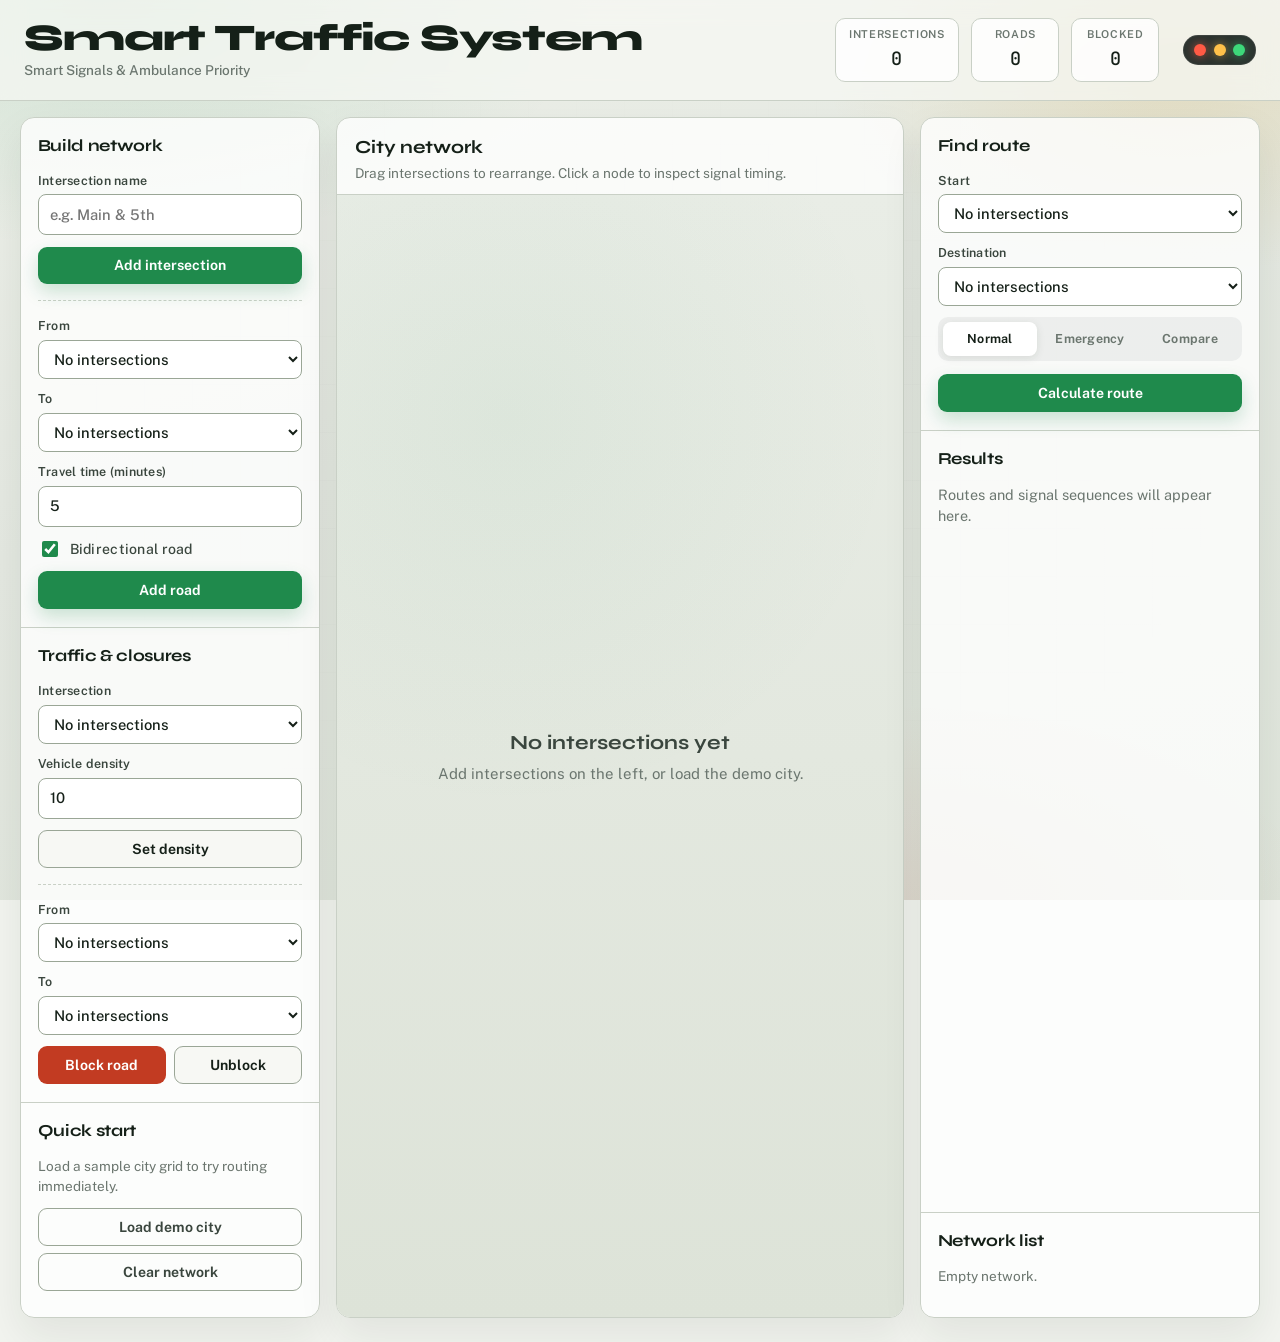
<file: index.html>
<!DOCTYPE html>
<html lang="en">

<head>
  <meta charset="UTF-8" />
  <meta name="viewport" content="width=device-width, initial-scale=1.0" />
  <title>Traffic System — Signal &amp; Ambulance Priority</title>
  <link rel="preconnect" href="https://fonts.googleapis.com" />
  <link rel="preconnect" href="https://fonts.gstatic.com" crossorigin />
  <link
    href="https://fonts.googleapis.com/css2?family=Syne:wght@600;700;800&family=Public+Sans:ital,wght@0,400;0,500;0,600;0,700;1,400&family=JetBrains+Mono:wght@400;500&display=swap"
    rel="stylesheet" />
  <link rel="stylesheet" href="styles.css" />
</head>

<body>
  <div class="atmosphere" aria-hidden="true"></div>

  <header class="topbar">
    <div class="brand-block">
      <p class="brand">Smart Traffic System</p>
      <p class="brand-sub">Smart Signals &amp; Ambulance Priority</p>
    </div>
    <div class="top-stats" aria-live="polite">
      <div class="stat">
        <span class="stat-label">Intersections</span>
        <span class="stat-value" id="stat-vertices">0</span>
      </div>
      <div class="stat">
        <span class="stat-label">Roads</span>
        <span class="stat-value" id="stat-edges">0</span>
      </div>
      <div class="stat">
        <span class="stat-label">Blocked</span>
        <span class="stat-value" id="stat-blocked">0</span>
      </div>
    </div>
    <div class="signal-legend" aria-hidden="true">
      <span class="lamp red"></span>
      <span class="lamp amber"></span>
      <span class="lamp green"></span>
    </div>
  </header>

  <main class="workspace">
    <aside class="panel panel-controls">
      <section class="section">
        <h2>Build network</h2>
        <form id="form-intersection" class="stack">
          <label>
            Intersection name
            <input type="text" id="input-name" maxlength="63" placeholder="e.g. Main &amp; 5th" required
              autocomplete="off" />
          </label>
          <button type="submit" class="btn btn-primary">Add intersection</button>
        </form>

        <form id="form-road" class="stack">
          <label>
            From
            <select id="road-from" required></select>
          </label>
          <label>
            To
            <select id="road-to" required></select>
          </label>
          <label>
            Travel time (minutes)
            <input type="number" id="road-weight" min="0.01" step="any" value="5" required />
          </label>
          <label class="check">
            <input type="checkbox" id="road-bidir" checked />
            Bidirectional road
          </label>
          <button type="submit" class="btn btn-primary">Add road</button>
        </form>
      </section>

      <section class="section">
        <h2>Traffic &amp; closures</h2>
        <form id="form-density" class="stack">
          <label>
            Intersection
            <select id="density-node" required></select>
          </label>
          <label>
            Vehicle density
            <input type="number" id="density-value" min="0" step="1" value="10" required />
          </label>
          <button type="submit" class="btn btn-secondary">Set density</button>
        </form>

        <form id="form-block" class="stack">
          <label>
            From
            <select id="block-from" required></select>
          </label>
          <label>
            To
            <select id="block-to" required></select>
          </label>
          <div class="btn-row">
            <button type="submit" name="action" value="block" class="btn btn-danger">Block road</button>
            <button type="submit" name="action" value="unblock" class="btn btn-secondary">Unblock</button>
          </div>
        </form>
      </section>

      <section class="section section-demo">
        <h2>Quick start</h2>
        <p class="hint">Load a sample city grid to try routing immediately.</p>
        <button type="button" id="btn-demo" class="btn btn-ghost">Load demo city</button>
        <button type="button" id="btn-clear" class="btn btn-ghost">Clear network</button>
      </section>
    </aside>

    <section class="panel panel-map" aria-label="Road network map">
      <div class="map-header">
        <h2>City network</h2>
        <p class="hint">Drag intersections to rearrange. Click a node to inspect signal timing.</p>
      </div>
      <div class="map-stage" id="map-stage">
        <svg id="network-svg" xmlns="http://www.w3.org/2000/svg" role="img" aria-label="Interactive road network">
          <defs>
            <marker id="arrow" viewBox="0 0 10 10" refX="9" refY="5" markerWidth="6" markerHeight="6"
              orient="auto-start-reverse">
              <path d="M 0 1 L 8 5 L 0 9 z" fill="currentColor" />
            </marker>
            <marker id="arrow-blocked" viewBox="0 0 10 10" refX="9" refY="5" markerWidth="6" markerHeight="6"
              orient="auto-start-reverse">
              <path d="M 0 1 L 8 5 L 0 9 z" fill="#e5222e" />
            </marker>
            <filter id="glow-route">
              <feGaussianBlur stdDeviation="2.5" result="blur" />
              <feMerge>
                <feMergeNode in="blur" />
                <feMergeNode in="SourceGraphic" />
              </feMerge>
            </filter>
          </defs>
          <g id="edges-layer"></g>
          <g id="route-layer"></g>
          <g id="nodes-layer"></g>
        </svg>
        <div class="map-empty" id="map-empty">
          <p>No intersections yet</p>
          <span>Add intersections on the left, or load the demo city.</span>
        </div>
      </div>
      <div class="inspector" id="inspector" hidden>
        <p class="inspector-title" id="inspector-name">—</p>
        <dl class="inspector-meta">
          <div>
            <dt>ID</dt>
            <dd id="inspector-id">—</dd>
          </div>
          <div>
            <dt>Density</dt>
            <dd id="inspector-density">—</dd>
          </div>
          <div>
            <dt>Green light</dt>
            <dd id="inspector-green">—</dd>
          </div>
        </dl>
      </div>
    </section>

    <aside class="panel panel-routes">
      <section class="section">
        <h2>Find route</h2>
        <form id="form-route" class="stack">
          <label>
            Start
            <select id="route-from" required></select>
          </label>
          <label>
            Destination
            <select id="route-to" required></select>
          </label>
          <div class="mode-toggle" role="group" aria-label="Route mode">
            <label class="mode-option">
              <input type="radio" name="route-mode" value="normal" checked />
              <span>Normal</span>
            </label>
            <label class="mode-option">
              <input type="radio" name="route-mode" value="emergency" />
              <span>Emergency</span>
            </label>
            <label class="mode-option">
              <input type="radio" name="route-mode" value="compare" />
              <span>Compare</span>
            </label>
          </div>
          <button type="submit" class="btn btn-primary btn-route">Calculate route</button>
        </form>
      </section>

      <section class="section section-results">
        <h2>Results</h2>
        <div id="results" class="results">
          <p class="results-placeholder">Routes and signal sequences will appear here.</p>
        </div>
      </section>

      <section class="section">
        <h2>Network list</h2>
        <div id="network-list" class="network-list">
          <p class="hint">Empty network.</p>
        </div>
      </section>
    </aside>
  </main>

  <div id="toast" class="toast" role="status" aria-live="polite" hidden></div>

  <script src="app.js"></script>
</body>

</html>
</file>
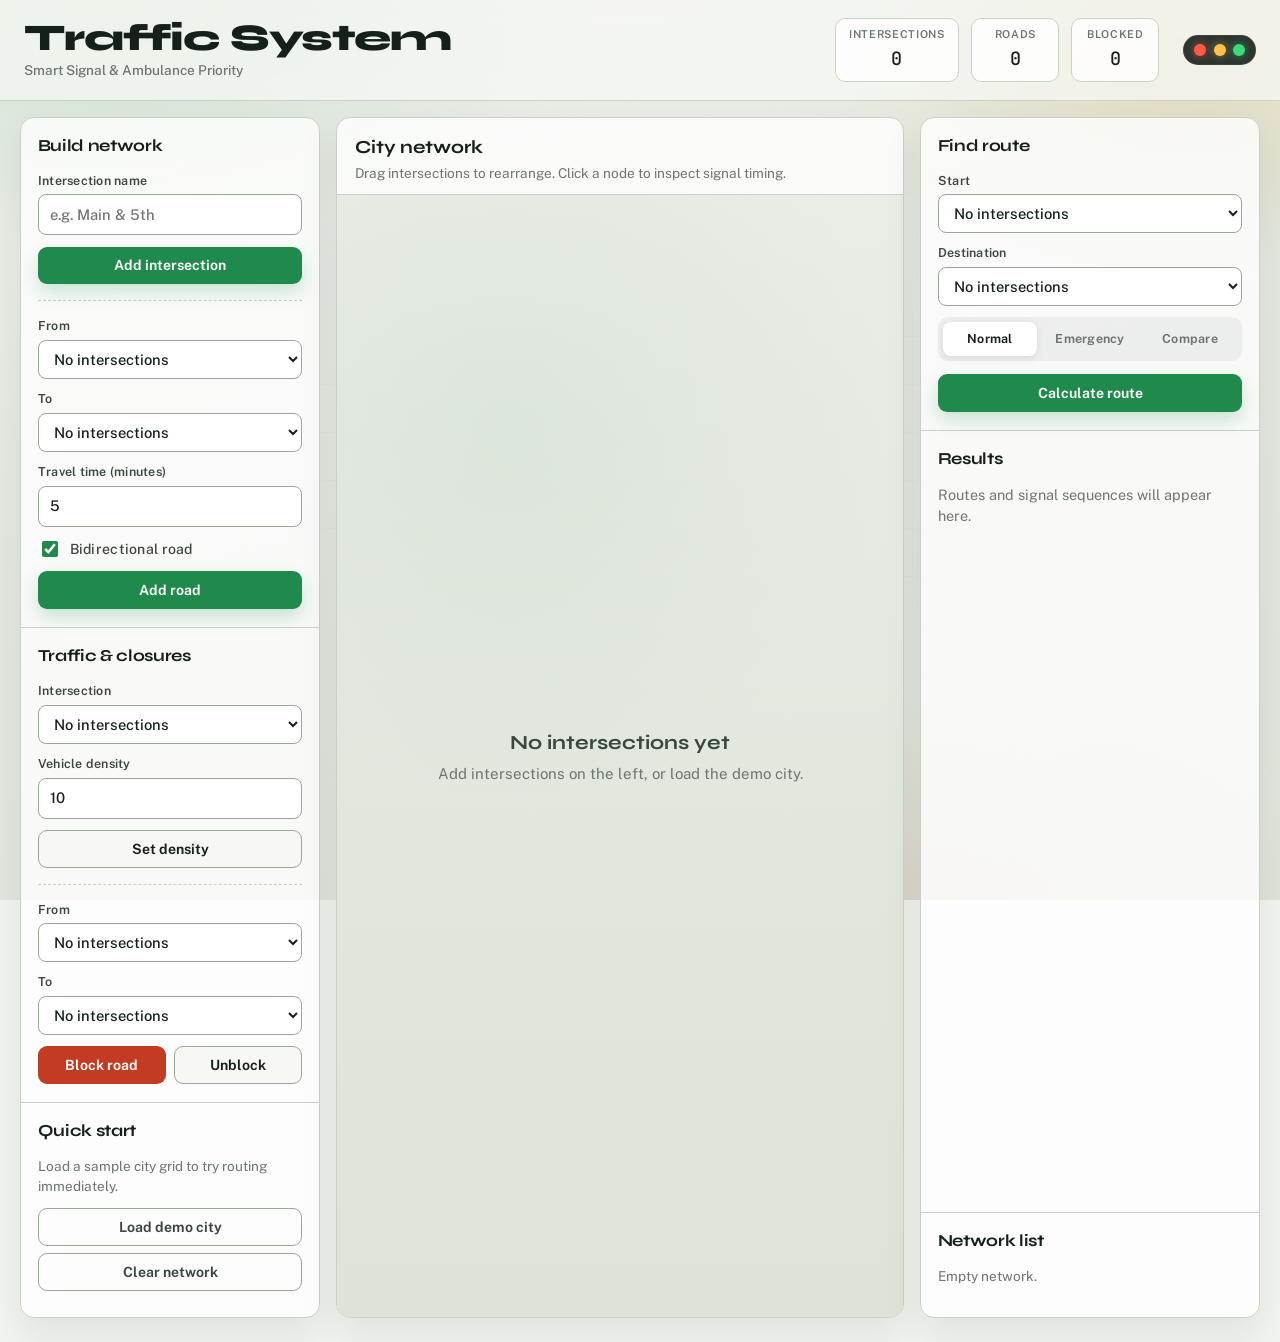
<file: ui/index.html>
<!DOCTYPE html>
<html lang="en">

<head>
  <meta charset="UTF-8" />
  <meta name="viewport" content="width=device-width, initial-scale=1.0" />
  <title>Traffic System — Signal &amp; Ambulance Priority</title>
  <link rel="preconnect" href="https://fonts.googleapis.com" />
  <link rel="preconnect" href="https://fonts.gstatic.com" crossorigin />
  <link
    href="https://fonts.googleapis.com/css2?family=Syne:wght@600;700;800&family=Public+Sans:ital,wght@0,400;0,500;0,600;0,700;1,400&family=JetBrains+Mono:wght@400;500&display=swap"
    rel="stylesheet" />
  <link rel="stylesheet" href="styles.css" />
</head>

<body>
  <div class="atmosphere" aria-hidden="true"></div>

  <header class="topbar">
    <div class="brand-block">
      <p class="brand">Traffic System</p>
      <p class="brand-sub">Smart Signal &amp; Ambulance Priority</p>
    </div>
    <div class="top-stats" aria-live="polite">
      <div class="stat">
        <span class="stat-label">Intersections</span>
        <span class="stat-value" id="stat-vertices">0</span>
      </div>
      <div class="stat">
        <span class="stat-label">Roads</span>
        <span class="stat-value" id="stat-edges">0</span>
      </div>
      <div class="stat">
        <span class="stat-label">Blocked</span>
        <span class="stat-value" id="stat-blocked">0</span>
      </div>
    </div>
    <div class="signal-legend" aria-hidden="true">
      <span class="lamp red"></span>
      <span class="lamp amber"></span>
      <span class="lamp green"></span>
    </div>
  </header>

  <main class="workspace">
    <aside class="panel panel-controls">
      <section class="section">
        <h2>Build network</h2>
        <form id="form-intersection" class="stack">
          <label>
            Intersection name
            <input type="text" id="input-name" maxlength="63" placeholder="e.g. Main &amp; 5th" required
              autocomplete="off" />
          </label>
          <button type="submit" class="btn btn-primary">Add intersection</button>
        </form>

        <form id="form-road" class="stack">
          <label>
            From
            <select id="road-from" required></select>
          </label>
          <label>
            To
            <select id="road-to" required></select>
          </label>
          <label>
            Travel time (minutes)
            <input type="number" id="road-weight" min="0.01" step="any" value="5" required />
          </label>
          <label class="check">
            <input type="checkbox" id="road-bidir" checked />
            Bidirectional road
          </label>
          <button type="submit" class="btn btn-primary">Add road</button>
        </form>
      </section>

      <section class="section">
        <h2>Traffic &amp; closures</h2>
        <form id="form-density" class="stack">
          <label>
            Intersection
            <select id="density-node" required></select>
          </label>
          <label>
            Vehicle density
            <input type="number" id="density-value" min="0" step="1" value="10" required />
          </label>
          <button type="submit" class="btn btn-secondary">Set density</button>
        </form>

        <form id="form-block" class="stack">
          <label>
            From
            <select id="block-from" required></select>
          </label>
          <label>
            To
            <select id="block-to" required></select>
          </label>
          <div class="btn-row">
            <button type="submit" name="action" value="block" class="btn btn-danger">Block road</button>
            <button type="submit" name="action" value="unblock" class="btn btn-secondary">Unblock</button>
          </div>
        </form>
      </section>

      <section class="section section-demo">
        <h2>Quick start</h2>
        <p class="hint">Load a sample city grid to try routing immediately.</p>
        <button type="button" id="btn-demo" class="btn btn-ghost">Load demo city</button>
        <button type="button" id="btn-clear" class="btn btn-ghost">Clear network</button>
      </section>
    </aside>

    <section class="panel panel-map" aria-label="Road network map">
      <div class="map-header">
        <h2>City network</h2>
        <p class="hint">Drag intersections to rearrange. Click a node to inspect signal timing.</p>
      </div>
      <div class="map-stage" id="map-stage">
        <svg id="network-svg" xmlns="http://www.w3.org/2000/svg" role="img" aria-label="Interactive road network">
          <defs>
            <marker id="arrow" viewBox="0 0 10 10" refX="9" refY="5" markerWidth="6" markerHeight="6"
              orient="auto-start-reverse">
              <path d="M 0 1 L 8 5 L 0 9 z" fill="currentColor" />
            </marker>
            <filter id="glow-route">
              <feGaussianBlur stdDeviation="2.5" result="blur" />
              <feMerge>
                <feMergeNode in="blur" />
                <feMergeNode in="SourceGraphic" />
              </feMerge>
            </filter>
          </defs>
          <g id="edges-layer"></g>
          <g id="route-layer"></g>
          <g id="nodes-layer"></g>
        </svg>
        <div class="map-empty" id="map-empty">
          <p>No intersections yet</p>
          <span>Add intersections on the left, or load the demo city.</span>
        </div>
      </div>
      <div class="inspector" id="inspector" hidden>
        <p class="inspector-title" id="inspector-name">—</p>
        <dl class="inspector-meta">
          <div>
            <dt>ID</dt>
            <dd id="inspector-id">—</dd>
          </div>
          <div>
            <dt>Density</dt>
            <dd id="inspector-density">—</dd>
          </div>
          <div>
            <dt>Green light</dt>
            <dd id="inspector-green">—</dd>
          </div>
        </dl>
      </div>
    </section>

    <aside class="panel panel-routes">
      <section class="section">
        <h2>Find route</h2>
        <form id="form-route" class="stack">
          <label>
            Start
            <select id="route-from" required></select>
          </label>
          <label>
            Destination
            <select id="route-to" required></select>
          </label>
          <div class="mode-toggle" role="group" aria-label="Route mode">
            <label class="mode-option">
              <input type="radio" name="route-mode" value="normal" checked />
              <span>Normal</span>
            </label>
            <label class="mode-option">
              <input type="radio" name="route-mode" value="emergency" />
              <span>Emergency</span>
            </label>
            <label class="mode-option">
              <input type="radio" name="route-mode" value="compare" />
              <span>Compare</span>
            </label>
          </div>
          <button type="submit" class="btn btn-primary btn-route">Calculate route</button>
        </form>
      </section>

      <section class="section section-results">
        <h2>Results</h2>
        <div id="results" class="results">
          <p class="results-placeholder">Routes and signal sequences will appear here.</p>
        </div>
      </section>

      <section class="section">
        <h2>Network list</h2>
        <div id="network-list" class="network-list">
          <p class="hint">Empty network.</p>
        </div>
      </section>
    </aside>
  </main>

  <div id="toast" class="toast" role="status" aria-live="polite" hidden></div>

  <script src="app.js"></script>
</body>

</html>
</file>
<file: styles.css>
/* ==========================================================================
   Traffic System UI — municipal ops aesthetic
   Signal green / amber / asphalt — not purple, not cream-serif
   ========================================================================== */

:root {
  --ink: #152018;
  --ink-soft: #3a463e;
  --muted: #6b766f;
  --paper: #f2f4ef;
  --panel: rgba(255, 255, 255, 0.78);
  --panel-solid: #f7f8f4;
  --line: #c9d0c6;
  --line-strong: #9aa696;
  --asphalt: #2c3430;
  --road: #4a5550;
  --go: #1f8a4c;
  --go-soft: #d8f0e2;
  --stop: #c23b22;
  --stop-soft: #f8e0db;
  --caution: #c99212;
  --caution-soft: #f7edd4;
  --emergency: #d9480f;
  --emergency-soft: #ffe8dc;
  --shadow: 0 18px 40px rgba(21, 32, 24, 0.08);
  --radius: 14px;
  --font-display: "Syne", system-ui, sans-serif;
  --font-body: "Public Sans", system-ui, sans-serif;
  --font-mono: "JetBrains Mono", ui-monospace, monospace;
  --ease: cubic-bezier(0.22, 1, 0.36, 1);
}

*,
*::before,
*::after {
  box-sizing: border-box;
}

html {
  height: 100%;
}

body {
  margin: 0;
  min-height: 100%;
  color: var(--ink);
  font-family: var(--font-body);
  font-size: 15px;
  line-height: 1.45;
  background: var(--paper);
  overflow-x: hidden;
}

.atmosphere {
  position: fixed;
  inset: 0;
  z-index: -1;
  background:
    radial-gradient(ellipse 70% 50% at 8% 0%, rgba(31, 138, 76, 0.14), transparent 55%),
    radial-gradient(ellipse 55% 45% at 92% 8%, rgba(201, 146, 18, 0.16), transparent 50%),
    radial-gradient(ellipse 60% 40% at 70% 100%, rgba(194, 59, 34, 0.08), transparent 55%),
    linear-gradient(165deg, #eef1ea 0%, #e4e8e1 45%, #dfe5db 100%);
  pointer-events: none;
}

.atmosphere::after {
  content: "";
  position: absolute;
  inset: 0;
  opacity: 0.35;
  background-image:
    linear-gradient(rgba(44, 52, 48, 0.04) 1px, transparent 1px),
    linear-gradient(90deg, rgba(44, 52, 48, 0.04) 1px, transparent 1px);
  background-size: 48px 48px;
  mask-image: radial-gradient(ellipse at center, black 30%, transparent 75%);
}

/* ---- Top bar ---- */

.topbar {
  display: grid;
  grid-template-columns: 1fr auto auto;
  align-items: center;
  gap: 1.5rem;
  padding: 1.1rem 1.5rem;
  border-bottom: 1px solid var(--line);
  background: rgba(247, 248, 244, 0.72);
  backdrop-filter: blur(12px);
  animation: drop-in 0.7s var(--ease) both;
}

.brand {
  margin: 0;
  font-family: var(--font-display);
  font-weight: 800;
  font-size: clamp(1.75rem, 3vw, 2.35rem);
  letter-spacing: -0.03em;
  line-height: 1;
  color: var(--ink);
}

.brand-sub {
  margin: 0.25rem 0 0;
  color: var(--muted);
  font-size: 0.85rem;
  font-weight: 500;
}

.top-stats {
  display: flex;
  gap: 0.75rem;
}

.stat {
  min-width: 5.5rem;
  padding: 0.55rem 0.85rem;
  border: 1px solid var(--line);
  border-radius: 10px;
  background: var(--panel);
  text-align: center;
}

.stat-label {
  display: block;
  font-size: 0.68rem;
  font-weight: 600;
  letter-spacing: 0.06em;
  text-transform: uppercase;
  color: var(--muted);
}

.stat-value {
  display: block;
  margin-top: 0.15rem;
  font-family: var(--font-mono);
  font-size: 1.15rem;
  font-weight: 500;
  color: var(--ink);
}

.signal-legend {
  display: flex;
  gap: 0.45rem;
  padding: 0.55rem 0.7rem;
  border-radius: 999px;
  background: var(--asphalt);
  box-shadow: inset 0 0 0 1px rgba(255, 255, 255, 0.08);
}

.lamp {
  width: 12px;
  height: 12px;
  border-radius: 50%;
  animation: pulse-lamp 2.4s ease-in-out infinite;
}

.lamp.red {
  background: #ff5a45;
  box-shadow: 0 0 10px rgba(255, 90, 69, 0.65);
  animation-delay: 0s;
}

.lamp.amber {
  background: #ffc14a;
  box-shadow: 0 0 10px rgba(255, 193, 74, 0.55);
  animation-delay: 0.35s;
}

.lamp.green {
  background: #3dd87a;
  box-shadow: 0 0 10px rgba(61, 216, 122, 0.55);
  animation-delay: 0.7s;
}

@keyframes pulse-lamp {
  0%, 100% { opacity: 0.45; transform: scale(0.92); }
  50% { opacity: 1; transform: scale(1); }
}

@keyframes drop-in {
  from { opacity: 0; transform: translateY(-12px); }
  to { opacity: 1; transform: translateY(0); }
}

@keyframes rise-in {
  from { opacity: 0; transform: translateY(16px); }
  to { opacity: 1; transform: translateY(0); }
}

@keyframes flash-toast {
  from { opacity: 0; transform: translateY(12px) scale(0.98); }
  to { opacity: 1; transform: translateY(0) scale(1); }
}

/* ---- Workspace ---- */

.workspace {
  display: grid;
  grid-template-columns: minmax(260px, 300px) 1fr minmax(280px, 340px);
  gap: 1rem;
  padding: 1rem 1.25rem 1.5rem;
  min-height: calc(100vh - 88px);
  animation: rise-in 0.75s var(--ease) 0.08s both;
}

.panel {
  display: flex;
  flex-direction: column;
  gap: 0;
  min-height: 0;
  border: 1px solid var(--line);
  border-radius: var(--radius);
  background: var(--panel);
  backdrop-filter: blur(10px);
  box-shadow: var(--shadow);
  overflow: hidden;
}

.panel-controls,
.panel-routes {
  overflow-y: auto;
}

.panel-map {
  position: relative;
  min-height: 520px;
}

.section {
  padding: 1rem 1.05rem 1.15rem;
  border-bottom: 1px solid var(--line);
}

.section:last-child {
  border-bottom: none;
}

.section h2 {
  margin: 0 0 0.85rem;
  font-family: var(--font-display);
  font-size: 1.05rem;
  font-weight: 700;
  letter-spacing: -0.02em;
}

.stack {
  display: flex;
  flex-direction: column;
  gap: 0.7rem;
}

.stack + .stack {
  margin-top: 1rem;
  padding-top: 1rem;
  border-top: 1px dashed var(--line);
}

label {
  display: flex;
  flex-direction: column;
  gap: 0.3rem;
  font-size: 0.78rem;
  font-weight: 600;
  letter-spacing: 0.02em;
  color: var(--ink-soft);
}

input[type="text"],
input[type="number"],
select {
  width: 100%;
  padding: 0.55rem 0.7rem;
  border: 1px solid var(--line-strong);
  border-radius: 8px;
  background: #fff;
  color: var(--ink);
  font: inherit;
  font-size: 0.92rem;
  font-weight: 500;
  transition: border-color 0.2s ease, box-shadow 0.2s ease;
}

input:focus,
select:focus {
  outline: none;
  border-color: var(--go);
  box-shadow: 0 0 0 3px rgba(31, 138, 76, 0.18);
}

.check {
  flex-direction: row;
  align-items: center;
  gap: 0.55rem;
  font-size: 0.88rem;
  font-weight: 500;
  cursor: pointer;
}

.check input {
  width: 1rem;
  height: 1rem;
  accent-color: var(--go);
}

.hint {
  margin: 0 0 0.75rem;
  color: var(--muted);
  font-size: 0.85rem;
  font-weight: 400;
}

.btn-row {
  display: grid;
  grid-template-columns: 1fr 1fr;
  gap: 0.5rem;
}

.btn {
  appearance: none;
  border: 1px solid transparent;
  border-radius: 9px;
  padding: 0.62rem 0.9rem;
  font-family: var(--font-body);
  font-size: 0.88rem;
  font-weight: 650;
  cursor: pointer;
  transition: transform 0.15s ease, background 0.2s ease, border-color 0.2s ease, box-shadow 0.2s ease;
}

.btn:hover {
  transform: translateY(-1px);
}

.btn:active {
  transform: translateY(0);
}

.btn-primary {
  background: var(--go);
  color: #fff;
  box-shadow: 0 8px 18px rgba(31, 138, 76, 0.22);
}

.btn-primary:hover {
  background: #187740;
}

.btn-secondary {
  background: var(--panel-solid);
  border-color: var(--line-strong);
  color: var(--ink);
}

.btn-secondary:hover {
  background: #eef1ea;
}

.btn-danger {
  background: var(--stop);
  color: #fff;
}

.btn-danger:hover {
  background: #a8321d;
}

.btn-ghost {
  width: 100%;
  margin-bottom: 0.45rem;
  background: transparent;
  border-color: var(--line-strong);
  color: var(--ink-soft);
}

.btn-ghost:hover {
  background: rgba(255, 255, 255, 0.7);
  color: var(--ink);
}

.btn-route {
  margin-top: 0.15rem;
}

/* Mode toggle */

.mode-toggle {
  display: grid;
  grid-template-columns: repeat(3, 1fr);
  gap: 0.35rem;
  padding: 0.3rem;
  border-radius: 10px;
  background: rgba(44, 52, 48, 0.06);
}

.mode-option {
  position: relative;
  margin: 0;
  cursor: pointer;
}

.mode-option input {
  position: absolute;
  opacity: 0;
  pointer-events: none;
}

.mode-option span {
  display: block;
  padding: 0.5rem 0.2rem;
  border-radius: 8px;
  text-align: center;
  font-size: 0.78rem;
  font-weight: 650;
  color: var(--muted);
  transition: background 0.2s ease, color 0.2s ease, box-shadow 0.2s ease;
}

.mode-option input:checked + span {
  background: #fff;
  color: var(--ink);
  box-shadow: 0 2px 8px rgba(21, 32, 24, 0.1);
}

.mode-option:nth-child(2) input:checked + span {
  color: var(--emergency);
}

/* ---- Map ---- */

.map-header {
  padding: 1rem 1.15rem 0.65rem;
  border-bottom: 1px solid var(--line);
}

.map-header h2 {
  margin: 0 0 0.25rem;
  font-family: var(--font-display);
  font-size: 1.15rem;
  font-weight: 700;
}

.map-header .hint {
  margin: 0;
}

.map-stage {
  position: relative;
  flex: 1;
  min-height: 420px;
  background:
    radial-gradient(circle at 30% 20%, rgba(31, 138, 76, 0.05), transparent 40%),
    linear-gradient(180deg, #e9ede6 0%, #dde3d8 100%);
  overflow: hidden;
}

#network-svg {
  width: 100%;
  height: 100%;
  min-height: 420px;
  display: block;
  touch-action: none;
}

.map-empty {
  position: absolute;
  inset: 0;
  display: grid;
  place-content: center;
  text-align: center;
  pointer-events: none;
  color: var(--muted);
  transition: opacity 0.3s ease;
}

.map-empty p {
  margin: 0 0 0.35rem;
  font-family: var(--font-display);
  font-size: 1.25rem;
  font-weight: 700;
  color: var(--ink-soft);
}

.map-empty[hidden],
.map-stage.has-nodes .map-empty {
  opacity: 0;
  visibility: hidden;
}

.edge-line {
  fill: none;
  stroke: var(--road);
  stroke-width: 2.5;
  stroke-linecap: round;
  color: var(--road);
  transition: stroke 0.25s ease, opacity 0.25s ease;
}

.edge-line.blocked {
  stroke: #e5222e;
  stroke-width: 3.5;
  stroke-dasharray: 8 6;
  opacity: 1;
  animation: blocked-pulse 1.8s ease-in-out infinite;
  color: #e5222e;
}

@keyframes blocked-pulse {
  0%, 100% { opacity: 1; stroke-width: 3.5; }
  50%       { opacity: 0.55; stroke-width: 2.5; }
}

.edge-weight {
  font-family: var(--font-mono);
  font-size: 10px;
  fill: var(--muted);
  paint-order: stroke;
  stroke: #e9ede6;
  stroke-width: 3px;
}

.route-path {
  fill: none;
  stroke-width: 5;
  stroke-linecap: round;
  stroke-linejoin: round;
  filter: url(#glow-route);
  animation: draw-route 0.9s var(--ease) both;
}

.route-path.normal {
  stroke: var(--go);
}

.route-path.emergency {
  stroke: var(--emergency);
}

@keyframes draw-route {
  from { stroke-dashoffset: 400; opacity: 0.2; }
  to { stroke-dashoffset: 0; opacity: 1; }
}

.node {
  cursor: grab;
  transition: transform 0.15s ease;
}

.node:active {
  cursor: grabbing;
}

.node-ring {
  fill: #fff;
  stroke: var(--asphalt);
  stroke-width: 2.5;
  transition: stroke 0.2s ease, fill 0.2s ease;
}

.node.selected .node-ring,
.node:hover .node-ring {
  stroke: var(--go);
  fill: var(--go-soft);
}

.node.on-route .node-ring {
  stroke: var(--go);
  fill: #fff;
}

.node.on-route-emergency .node-ring {
  stroke: var(--emergency);
  fill: var(--emergency-soft);
}

.node-core {
  fill: var(--asphalt);
}

.node.dense .node-core {
  fill: var(--caution);
}

.node-label {
  font-family: var(--font-body);
  font-size: 11px;
  font-weight: 650;
  fill: var(--ink);
  text-anchor: middle;
  pointer-events: none;
  paint-order: stroke;
  stroke: rgba(233, 237, 230, 0.92);
  stroke-width: 4px;
}

.inspector {
  position: absolute;
  left: 1rem;
  bottom: 1rem;
  min-width: 200px;
  padding: 0.85rem 1rem;
  border: 1px solid var(--line);
  border-radius: 12px;
  background: rgba(255, 255, 255, 0.92);
  backdrop-filter: blur(8px);
  box-shadow: var(--shadow);
  animation: rise-in 0.35s var(--ease);
}

.inspector[hidden] {
  display: none;
}

.inspector-title {
  margin: 0 0 0.55rem;
  font-family: var(--font-display);
  font-weight: 700;
  font-size: 1rem;
}

.inspector-meta {
  display: grid;
  grid-template-columns: repeat(3, auto);
  gap: 0.75rem;
  margin: 0;
}

.inspector-meta div {
  min-width: 0;
}

.inspector-meta dt {
  margin: 0;
  font-size: 0.65rem;
  font-weight: 700;
  letter-spacing: 0.05em;
  text-transform: uppercase;
  color: var(--muted);
}

.inspector-meta dd {
  margin: 0.15rem 0 0;
  font-family: var(--font-mono);
  font-size: 0.9rem;
  font-weight: 500;
}

/* ---- Results ---- */

.section-results {
  flex: 1;
  min-height: 180px;
}

.results {
  display: flex;
  flex-direction: column;
  gap: 0.85rem;
}

.results-placeholder {
  margin: 0;
  color: var(--muted);
  font-size: 0.9rem;
}

.route-card {
  padding: 0.85rem 0.9rem;
  border-radius: 11px;
  border: 1px solid var(--line);
  background: #fff;
  animation: rise-in 0.45s var(--ease);
}

.route-card.emergency {
  border-color: rgba(217, 72, 15, 0.35);
  background: linear-gradient(180deg, #fff 0%, var(--emergency-soft) 160%);
}

.route-card.normal {
  border-color: rgba(31, 138, 76, 0.3);
  background: linear-gradient(180deg, #fff 0%, var(--go-soft) 160%);
}

.route-card h3 {
  margin: 0 0 0.35rem;
  font-family: var(--font-display);
  font-size: 0.95rem;
  font-weight: 700;
}

.route-card .time {
  font-family: var(--font-mono);
  font-size: 1.6rem;
  font-weight: 500;
  color: var(--ink);
}

.route-card .time span {
  font-size: 0.75rem;
  font-weight: 500;
  color: var(--muted);
}

.path-steps {
  margin: 0.7rem 0 0;
  padding: 0;
  list-style: none;
}

.path-steps li {
  position: relative;
  padding: 0.2rem 0 0.2rem 1.1rem;
  font-size: 0.86rem;
  color: var(--ink-soft);
}

.path-steps li::before {
  content: "";
  position: absolute;
  left: 0.2rem;
  top: 0.55rem;
  width: 7px;
  height: 7px;
  border-radius: 50%;
  background: var(--go);
}

.route-card.emergency .path-steps li::before {
  background: var(--emergency);
}

.path-steps li + li::after {
  content: "";
  position: absolute;
  left: 0.42rem;
  top: -0.35rem;
  width: 2px;
  height: 0.7rem;
  background: var(--line-strong);
}

.signal-list {
  margin: 0.75rem 0 0;
  padding: 0.55rem 0.65rem;
  border-radius: 8px;
  background: rgba(44, 52, 48, 0.05);
  font-size: 0.8rem;
}

.signal-list strong {
  display: block;
  margin-bottom: 0.35rem;
  font-size: 0.72rem;
  letter-spacing: 0.04em;
  text-transform: uppercase;
  color: var(--muted);
}

.signal-row {
  display: flex;
  justify-content: space-between;
  gap: 0.5rem;
  padding: 0.2rem 0;
  font-family: var(--font-mono);
  font-size: 0.78rem;
}

.compare-summary {
  padding: 0.85rem 0.9rem;
  border-radius: 11px;
  background: var(--asphalt);
  color: #f2f4ef;
  animation: rise-in 0.5s var(--ease);
}

.compare-summary h3 {
  margin: 0 0 0.55rem;
  font-family: var(--font-display);
  font-size: 0.95rem;
}

.compare-summary p {
  margin: 0.25rem 0;
  font-size: 0.88rem;
}

.compare-summary .saved {
  margin-top: 0.55rem;
  color: #3dd87a;
  font-family: var(--font-mono);
  font-weight: 500;
}

.unreachable {
  padding: 0.85rem;
  border-radius: 10px;
  background: var(--stop-soft);
  color: var(--stop);
  font-size: 0.9rem;
  font-weight: 600;
}

/* Network list */

.network-list {
  max-height: 220px;
  overflow: auto;
  font-size: 0.82rem;
}

.net-node {
  padding: 0.55rem 0;
  border-bottom: 1px solid var(--line);
}

.net-node:last-child {
  border-bottom: none;
}

.net-node strong {
  font-family: var(--font-display);
  font-size: 0.9rem;
}

.net-node .meta {
  color: var(--muted);
  font-family: var(--font-mono);
  font-size: 0.72rem;
}

.net-edges {
  margin: 0.3rem 0 0;
  padding: 0;
  list-style: none;
  color: var(--ink-soft);
}

.net-edges li.blocked {
  color: var(--stop);
  text-decoration: line-through;
}

/* Toast */

.toast {
  position: fixed;
  right: 1.25rem;
  bottom: 1.25rem;
  z-index: 50;
  max-width: 320px;
  padding: 0.8rem 1rem;
  border-radius: 10px;
  background: var(--asphalt);
  color: #f2f4ef;
  font-size: 0.88rem;
  font-weight: 500;
  box-shadow: 0 12px 28px rgba(21, 32, 24, 0.28);
  animation: flash-toast 0.35s var(--ease);
}

.toast.error {
  background: var(--stop);
}

.toast.ok {
  background: var(--go);
}

.toast[hidden] {
  display: none;
}

/* ---- Responsive ---- */

@media (max-width: 1100px) {
  .workspace {
    grid-template-columns: 1fr 1fr;
    grid-template-rows: auto auto;
  }

  .panel-map {
    grid-column: 1 / -1;
    min-height: 460px;
    order: -1;
  }

  .topbar {
    grid-template-columns: 1fr auto;
  }

  .signal-legend {
    display: none;
  }
}

@media (max-width: 720px) {
  .topbar {
    grid-template-columns: 1fr;
    gap: 0.85rem;
  }

  .top-stats {
    width: 100%;
  }

  .stat {
    flex: 1;
  }

  .workspace {
    grid-template-columns: 1fr;
    padding: 0.75rem;
  }

  .panel-map {
    min-height: 380px;
  }

  .map-stage,
  #network-svg {
    min-height: 340px;
  }

  .inspector-meta {
    grid-template-columns: 1fr 1fr 1fr;
  }

  .inspector {
    display: none !important;
  }
}
</file>
<file: ui/styles.css>
/* ==========================================================================
   Traffic System UI — municipal ops aesthetic
   Signal green / amber / asphalt — not purple, not cream-serif
   ========================================================================== */

:root {
  --ink: #152018;
  --ink-soft: #3a463e;
  --muted: #6b766f;
  --paper: #f2f4ef;
  --panel: rgba(255, 255, 255, 0.78);
  --panel-solid: #f7f8f4;
  --line: #c9d0c6;
  --line-strong: #9aa696;
  --asphalt: #2c3430;
  --road: #4a5550;
  --go: #1f8a4c;
  --go-soft: #d8f0e2;
  --stop: #c23b22;
  --stop-soft: #f8e0db;
  --caution: #c99212;
  --caution-soft: #f7edd4;
  --emergency: #d9480f;
  --emergency-soft: #ffe8dc;
  --shadow: 0 18px 40px rgba(21, 32, 24, 0.08);
  --radius: 14px;
  --font-display: "Syne", system-ui, sans-serif;
  --font-body: "Public Sans", system-ui, sans-serif;
  --font-mono: "JetBrains Mono", ui-monospace, monospace;
  --ease: cubic-bezier(0.22, 1, 0.36, 1);
}

*,
*::before,
*::after {
  box-sizing: border-box;
}

html {
  height: 100%;
}

body {
  margin: 0;
  min-height: 100%;
  color: var(--ink);
  font-family: var(--font-body);
  font-size: 15px;
  line-height: 1.45;
  background: var(--paper);
  overflow-x: hidden;
}

.atmosphere {
  position: fixed;
  inset: 0;
  z-index: -1;
  background:
    radial-gradient(ellipse 70% 50% at 8% 0%, rgba(31, 138, 76, 0.14), transparent 55%),
    radial-gradient(ellipse 55% 45% at 92% 8%, rgba(201, 146, 18, 0.16), transparent 50%),
    radial-gradient(ellipse 60% 40% at 70% 100%, rgba(194, 59, 34, 0.08), transparent 55%),
    linear-gradient(165deg, #eef1ea 0%, #e4e8e1 45%, #dfe5db 100%);
  pointer-events: none;
}

.atmosphere::after {
  content: "";
  position: absolute;
  inset: 0;
  opacity: 0.35;
  background-image:
    linear-gradient(rgba(44, 52, 48, 0.04) 1px, transparent 1px),
    linear-gradient(90deg, rgba(44, 52, 48, 0.04) 1px, transparent 1px);
  background-size: 48px 48px;
  mask-image: radial-gradient(ellipse at center, black 30%, transparent 75%);
}

/* ---- Top bar ---- */

.topbar {
  display: grid;
  grid-template-columns: 1fr auto auto;
  align-items: center;
  gap: 1.5rem;
  padding: 1.1rem 1.5rem;
  border-bottom: 1px solid var(--line);
  background: rgba(247, 248, 244, 0.72);
  backdrop-filter: blur(12px);
  animation: drop-in 0.7s var(--ease) both;
}

.brand {
  margin: 0;
  font-family: var(--font-display);
  font-weight: 800;
  font-size: clamp(1.75rem, 3vw, 2.35rem);
  letter-spacing: -0.03em;
  line-height: 1;
  color: var(--ink);
}

.brand-sub {
  margin: 0.25rem 0 0;
  color: var(--muted);
  font-size: 0.85rem;
  font-weight: 500;
}

.top-stats {
  display: flex;
  gap: 0.75rem;
}

.stat {
  min-width: 5.5rem;
  padding: 0.55rem 0.85rem;
  border: 1px solid var(--line);
  border-radius: 10px;
  background: var(--panel);
  text-align: center;
}

.stat-label {
  display: block;
  font-size: 0.68rem;
  font-weight: 600;
  letter-spacing: 0.06em;
  text-transform: uppercase;
  color: var(--muted);
}

.stat-value {
  display: block;
  margin-top: 0.15rem;
  font-family: var(--font-mono);
  font-size: 1.15rem;
  font-weight: 500;
  color: var(--ink);
}

.signal-legend {
  display: flex;
  gap: 0.45rem;
  padding: 0.55rem 0.7rem;
  border-radius: 999px;
  background: var(--asphalt);
  box-shadow: inset 0 0 0 1px rgba(255, 255, 255, 0.08);
}

.lamp {
  width: 12px;
  height: 12px;
  border-radius: 50%;
  animation: pulse-lamp 2.4s ease-in-out infinite;
}

.lamp.red {
  background: #ff5a45;
  box-shadow: 0 0 10px rgba(255, 90, 69, 0.65);
  animation-delay: 0s;
}

.lamp.amber {
  background: #ffc14a;
  box-shadow: 0 0 10px rgba(255, 193, 74, 0.55);
  animation-delay: 0.35s;
}

.lamp.green {
  background: #3dd87a;
  box-shadow: 0 0 10px rgba(61, 216, 122, 0.55);
  animation-delay: 0.7s;
}

@keyframes pulse-lamp {
  0%, 100% { opacity: 0.45; transform: scale(0.92); }
  50% { opacity: 1; transform: scale(1); }
}

@keyframes drop-in {
  from { opacity: 0; transform: translateY(-12px); }
  to { opacity: 1; transform: translateY(0); }
}

@keyframes rise-in {
  from { opacity: 0; transform: translateY(16px); }
  to { opacity: 1; transform: translateY(0); }
}

@keyframes flash-toast {
  from { opacity: 0; transform: translateY(12px) scale(0.98); }
  to { opacity: 1; transform: translateY(0) scale(1); }
}

/* ---- Workspace ---- */

.workspace {
  display: grid;
  grid-template-columns: minmax(260px, 300px) 1fr minmax(280px, 340px);
  gap: 1rem;
  padding: 1rem 1.25rem 1.5rem;
  min-height: calc(100vh - 88px);
  animation: rise-in 0.75s var(--ease) 0.08s both;
}

.panel {
  display: flex;
  flex-direction: column;
  gap: 0;
  min-height: 0;
  border: 1px solid var(--line);
  border-radius: var(--radius);
  background: var(--panel);
  backdrop-filter: blur(10px);
  box-shadow: var(--shadow);
  overflow: hidden;
}

.panel-controls,
.panel-routes {
  overflow-y: auto;
}

.panel-map {
  position: relative;
  min-height: 520px;
}

.section {
  padding: 1rem 1.05rem 1.15rem;
  border-bottom: 1px solid var(--line);
}

.section:last-child {
  border-bottom: none;
}

.section h2 {
  margin: 0 0 0.85rem;
  font-family: var(--font-display);
  font-size: 1.05rem;
  font-weight: 700;
  letter-spacing: -0.02em;
}

.stack {
  display: flex;
  flex-direction: column;
  gap: 0.7rem;
}

.stack + .stack {
  margin-top: 1rem;
  padding-top: 1rem;
  border-top: 1px dashed var(--line);
}

label {
  display: flex;
  flex-direction: column;
  gap: 0.3rem;
  font-size: 0.78rem;
  font-weight: 600;
  letter-spacing: 0.02em;
  color: var(--ink-soft);
}

input[type="text"],
input[type="number"],
select {
  width: 100%;
  padding: 0.55rem 0.7rem;
  border: 1px solid var(--line-strong);
  border-radius: 8px;
  background: #fff;
  color: var(--ink);
  font: inherit;
  font-size: 0.92rem;
  font-weight: 500;
  transition: border-color 0.2s ease, box-shadow 0.2s ease;
}

input:focus,
select:focus {
  outline: none;
  border-color: var(--go);
  box-shadow: 0 0 0 3px rgba(31, 138, 76, 0.18);
}

.check {
  flex-direction: row;
  align-items: center;
  gap: 0.55rem;
  font-size: 0.88rem;
  font-weight: 500;
  cursor: pointer;
}

.check input {
  width: 1rem;
  height: 1rem;
  accent-color: var(--go);
}

.hint {
  margin: 0 0 0.75rem;
  color: var(--muted);
  font-size: 0.85rem;
  font-weight: 400;
}

.btn-row {
  display: grid;
  grid-template-columns: 1fr 1fr;
  gap: 0.5rem;
}

.btn {
  appearance: none;
  border: 1px solid transparent;
  border-radius: 9px;
  padding: 0.62rem 0.9rem;
  font-family: var(--font-body);
  font-size: 0.88rem;
  font-weight: 650;
  cursor: pointer;
  transition: transform 0.15s ease, background 0.2s ease, border-color 0.2s ease, box-shadow 0.2s ease;
}

.btn:hover {
  transform: translateY(-1px);
}

.btn:active {
  transform: translateY(0);
}

.btn-primary {
  background: var(--go);
  color: #fff;
  box-shadow: 0 8px 18px rgba(31, 138, 76, 0.22);
}

.btn-primary:hover {
  background: #187740;
}

.btn-secondary {
  background: var(--panel-solid);
  border-color: var(--line-strong);
  color: var(--ink);
}

.btn-secondary:hover {
  background: #eef1ea;
}

.btn-danger {
  background: var(--stop);
  color: #fff;
}

.btn-danger:hover {
  background: #a8321d;
}

.btn-ghost {
  width: 100%;
  margin-bottom: 0.45rem;
  background: transparent;
  border-color: var(--line-strong);
  color: var(--ink-soft);
}

.btn-ghost:hover {
  background: rgba(255, 255, 255, 0.7);
  color: var(--ink);
}

.btn-route {
  margin-top: 0.15rem;
}

/* Mode toggle */

.mode-toggle {
  display: grid;
  grid-template-columns: repeat(3, 1fr);
  gap: 0.35rem;
  padding: 0.3rem;
  border-radius: 10px;
  background: rgba(44, 52, 48, 0.06);
}

.mode-option {
  position: relative;
  margin: 0;
  cursor: pointer;
}

.mode-option input {
  position: absolute;
  opacity: 0;
  pointer-events: none;
}

.mode-option span {
  display: block;
  padding: 0.5rem 0.2rem;
  border-radius: 8px;
  text-align: center;
  font-size: 0.78rem;
  font-weight: 650;
  color: var(--muted);
  transition: background 0.2s ease, color 0.2s ease, box-shadow 0.2s ease;
}

.mode-option input:checked + span {
  background: #fff;
  color: var(--ink);
  box-shadow: 0 2px 8px rgba(21, 32, 24, 0.1);
}

.mode-option:nth-child(2) input:checked + span {
  color: var(--emergency);
}

/* ---- Map ---- */

.map-header {
  padding: 1rem 1.15rem 0.65rem;
  border-bottom: 1px solid var(--line);
}

.map-header h2 {
  margin: 0 0 0.25rem;
  font-family: var(--font-display);
  font-size: 1.15rem;
  font-weight: 700;
}

.map-header .hint {
  margin: 0;
}

.map-stage {
  position: relative;
  flex: 1;
  min-height: 420px;
  background:
    radial-gradient(circle at 30% 20%, rgba(31, 138, 76, 0.05), transparent 40%),
    linear-gradient(180deg, #e9ede6 0%, #dde3d8 100%);
  overflow: hidden;
}

#network-svg {
  width: 100%;
  height: 100%;
  min-height: 420px;
  display: block;
  touch-action: none;
}

.map-empty {
  position: absolute;
  inset: 0;
  display: grid;
  place-content: center;
  text-align: center;
  pointer-events: none;
  color: var(--muted);
  transition: opacity 0.3s ease;
}

.map-empty p {
  margin: 0 0 0.35rem;
  font-family: var(--font-display);
  font-size: 1.25rem;
  font-weight: 700;
  color: var(--ink-soft);
}

.map-empty[hidden],
.map-stage.has-nodes .map-empty {
  opacity: 0;
  visibility: hidden;
}

.edge-line {
  fill: none;
  stroke: var(--road);
  stroke-width: 2.5;
  stroke-linecap: round;
  color: var(--road);
  transition: stroke 0.25s ease, opacity 0.25s ease;
}

.edge-line.blocked {
  stroke: var(--stop);
  stroke-dasharray: 6 5;
  opacity: 0.75;
}

.edge-weight {
  font-family: var(--font-mono);
  font-size: 10px;
  fill: var(--muted);
  paint-order: stroke;
  stroke: #e9ede6;
  stroke-width: 3px;
}

.route-path {
  fill: none;
  stroke-width: 5;
  stroke-linecap: round;
  stroke-linejoin: round;
  filter: url(#glow-route);
  animation: draw-route 0.9s var(--ease) both;
}

.route-path.normal {
  stroke: var(--go);
}

.route-path.emergency {
  stroke: var(--emergency);
}

@keyframes draw-route {
  from { stroke-dashoffset: 400; opacity: 0.2; }
  to { stroke-dashoffset: 0; opacity: 1; }
}

.node {
  cursor: grab;
  transition: transform 0.15s ease;
}

.node:active {
  cursor: grabbing;
}

.node-ring {
  fill: #fff;
  stroke: var(--asphalt);
  stroke-width: 2.5;
  transition: stroke 0.2s ease, fill 0.2s ease;
}

.node.selected .node-ring,
.node:hover .node-ring {
  stroke: var(--go);
  fill: var(--go-soft);
}

.node.on-route .node-ring {
  stroke: var(--go);
  fill: #fff;
}

.node.on-route-emergency .node-ring {
  stroke: var(--emergency);
  fill: var(--emergency-soft);
}

.node-core {
  fill: var(--asphalt);
}

.node.dense .node-core {
  fill: var(--caution);
}

.node-label {
  font-family: var(--font-body);
  font-size: 11px;
  font-weight: 650;
  fill: var(--ink);
  text-anchor: middle;
  pointer-events: none;
  paint-order: stroke;
  stroke: rgba(233, 237, 230, 0.92);
  stroke-width: 4px;
}

.inspector {
  position: absolute;
  left: 1rem;
  bottom: 1rem;
  min-width: 200px;
  padding: 0.85rem 1rem;
  border: 1px solid var(--line);
  border-radius: 12px;
  background: rgba(255, 255, 255, 0.92);
  backdrop-filter: blur(8px);
  box-shadow: var(--shadow);
  animation: rise-in 0.35s var(--ease);
}

.inspector[hidden] {
  display: none;
}

.inspector-title {
  margin: 0 0 0.55rem;
  font-family: var(--font-display);
  font-weight: 700;
  font-size: 1rem;
}

.inspector-meta {
  display: grid;
  grid-template-columns: repeat(3, auto);
  gap: 0.75rem;
  margin: 0;
}

.inspector-meta div {
  min-width: 0;
}

.inspector-meta dt {
  margin: 0;
  font-size: 0.65rem;
  font-weight: 700;
  letter-spacing: 0.05em;
  text-transform: uppercase;
  color: var(--muted);
}

.inspector-meta dd {
  margin: 0.15rem 0 0;
  font-family: var(--font-mono);
  font-size: 0.9rem;
  font-weight: 500;
}

/* ---- Results ---- */

.section-results {
  flex: 1;
  min-height: 180px;
}

.results {
  display: flex;
  flex-direction: column;
  gap: 0.85rem;
}

.results-placeholder {
  margin: 0;
  color: var(--muted);
  font-size: 0.9rem;
}

.route-card {
  padding: 0.85rem 0.9rem;
  border-radius: 11px;
  border: 1px solid var(--line);
  background: #fff;
  animation: rise-in 0.45s var(--ease);
}

.route-card.emergency {
  border-color: rgba(217, 72, 15, 0.35);
  background: linear-gradient(180deg, #fff 0%, var(--emergency-soft) 160%);
}

.route-card.normal {
  border-color: rgba(31, 138, 76, 0.3);
  background: linear-gradient(180deg, #fff 0%, var(--go-soft) 160%);
}

.route-card h3 {
  margin: 0 0 0.35rem;
  font-family: var(--font-display);
  font-size: 0.95rem;
  font-weight: 700;
}

.route-card .time {
  font-family: var(--font-mono);
  font-size: 1.6rem;
  font-weight: 500;
  color: var(--ink);
}

.route-card .time span {
  font-size: 0.75rem;
  font-weight: 500;
  color: var(--muted);
}

.path-steps {
  margin: 0.7rem 0 0;
  padding: 0;
  list-style: none;
}

.path-steps li {
  position: relative;
  padding: 0.2rem 0 0.2rem 1.1rem;
  font-size: 0.86rem;
  color: var(--ink-soft);
}

.path-steps li::before {
  content: "";
  position: absolute;
  left: 0.2rem;
  top: 0.55rem;
  width: 7px;
  height: 7px;
  border-radius: 50%;
  background: var(--go);
}

.route-card.emergency .path-steps li::before {
  background: var(--emergency);
}

.path-steps li + li::after {
  content: "";
  position: absolute;
  left: 0.42rem;
  top: -0.35rem;
  width: 2px;
  height: 0.7rem;
  background: var(--line-strong);
}

.signal-list {
  margin: 0.75rem 0 0;
  padding: 0.55rem 0.65rem;
  border-radius: 8px;
  background: rgba(44, 52, 48, 0.05);
  font-size: 0.8rem;
}

.signal-list strong {
  display: block;
  margin-bottom: 0.35rem;
  font-size: 0.72rem;
  letter-spacing: 0.04em;
  text-transform: uppercase;
  color: var(--muted);
}

.signal-row {
  display: flex;
  justify-content: space-between;
  gap: 0.5rem;
  padding: 0.2rem 0;
  font-family: var(--font-mono);
  font-size: 0.78rem;
}

.compare-summary {
  padding: 0.85rem 0.9rem;
  border-radius: 11px;
  background: var(--asphalt);
  color: #f2f4ef;
  animation: rise-in 0.5s var(--ease);
}

.compare-summary h3 {
  margin: 0 0 0.55rem;
  font-family: var(--font-display);
  font-size: 0.95rem;
}

.compare-summary p {
  margin: 0.25rem 0;
  font-size: 0.88rem;
}

.compare-summary .saved {
  margin-top: 0.55rem;
  color: #3dd87a;
  font-family: var(--font-mono);
  font-weight: 500;
}

.unreachable {
  padding: 0.85rem;
  border-radius: 10px;
  background: var(--stop-soft);
  color: var(--stop);
  font-size: 0.9rem;
  font-weight: 600;
}

/* Network list */

.network-list {
  max-height: 220px;
  overflow: auto;
  font-size: 0.82rem;
}

.net-node {
  padding: 0.55rem 0;
  border-bottom: 1px solid var(--line);
}

.net-node:last-child {
  border-bottom: none;
}

.net-node strong {
  font-family: var(--font-display);
  font-size: 0.9rem;
}

.net-node .meta {
  color: var(--muted);
  font-family: var(--font-mono);
  font-size: 0.72rem;
}

.net-edges {
  margin: 0.3rem 0 0;
  padding: 0;
  list-style: none;
  color: var(--ink-soft);
}

.net-edges li.blocked {
  color: var(--stop);
  text-decoration: line-through;
}

/* Toast */

.toast {
  position: fixed;
  right: 1.25rem;
  bottom: 1.25rem;
  z-index: 50;
  max-width: 320px;
  padding: 0.8rem 1rem;
  border-radius: 10px;
  background: var(--asphalt);
  color: #f2f4ef;
  font-size: 0.88rem;
  font-weight: 500;
  box-shadow: 0 12px 28px rgba(21, 32, 24, 0.28);
  animation: flash-toast 0.35s var(--ease);
}

.toast.error {
  background: var(--stop);
}

.toast.ok {
  background: var(--go);
}

.toast[hidden] {
  display: none;
}

/* ---- Responsive ---- */

@media (max-width: 1100px) {
  .workspace {
    grid-template-columns: 1fr 1fr;
    grid-template-rows: auto auto;
  }

  .panel-map {
    grid-column: 1 / -1;
    min-height: 460px;
    order: -1;
  }

  .topbar {
    grid-template-columns: 1fr auto;
  }

  .signal-legend {
    display: none;
  }
}

@media (max-width: 720px) {
  .topbar {
    grid-template-columns: 1fr;
    gap: 0.85rem;
  }

  .top-stats {
    width: 100%;
  }

  .stat {
    flex: 1;
  }

  .workspace {
    grid-template-columns: 1fr;
    padding: 0.75rem;
  }

  .panel-map {
    min-height: 380px;
  }

  .map-stage,
  #network-svg {
    min-height: 340px;
  }

  .inspector-meta {
    grid-template-columns: 1fr 1fr 1fr;
  }
}
</file>
